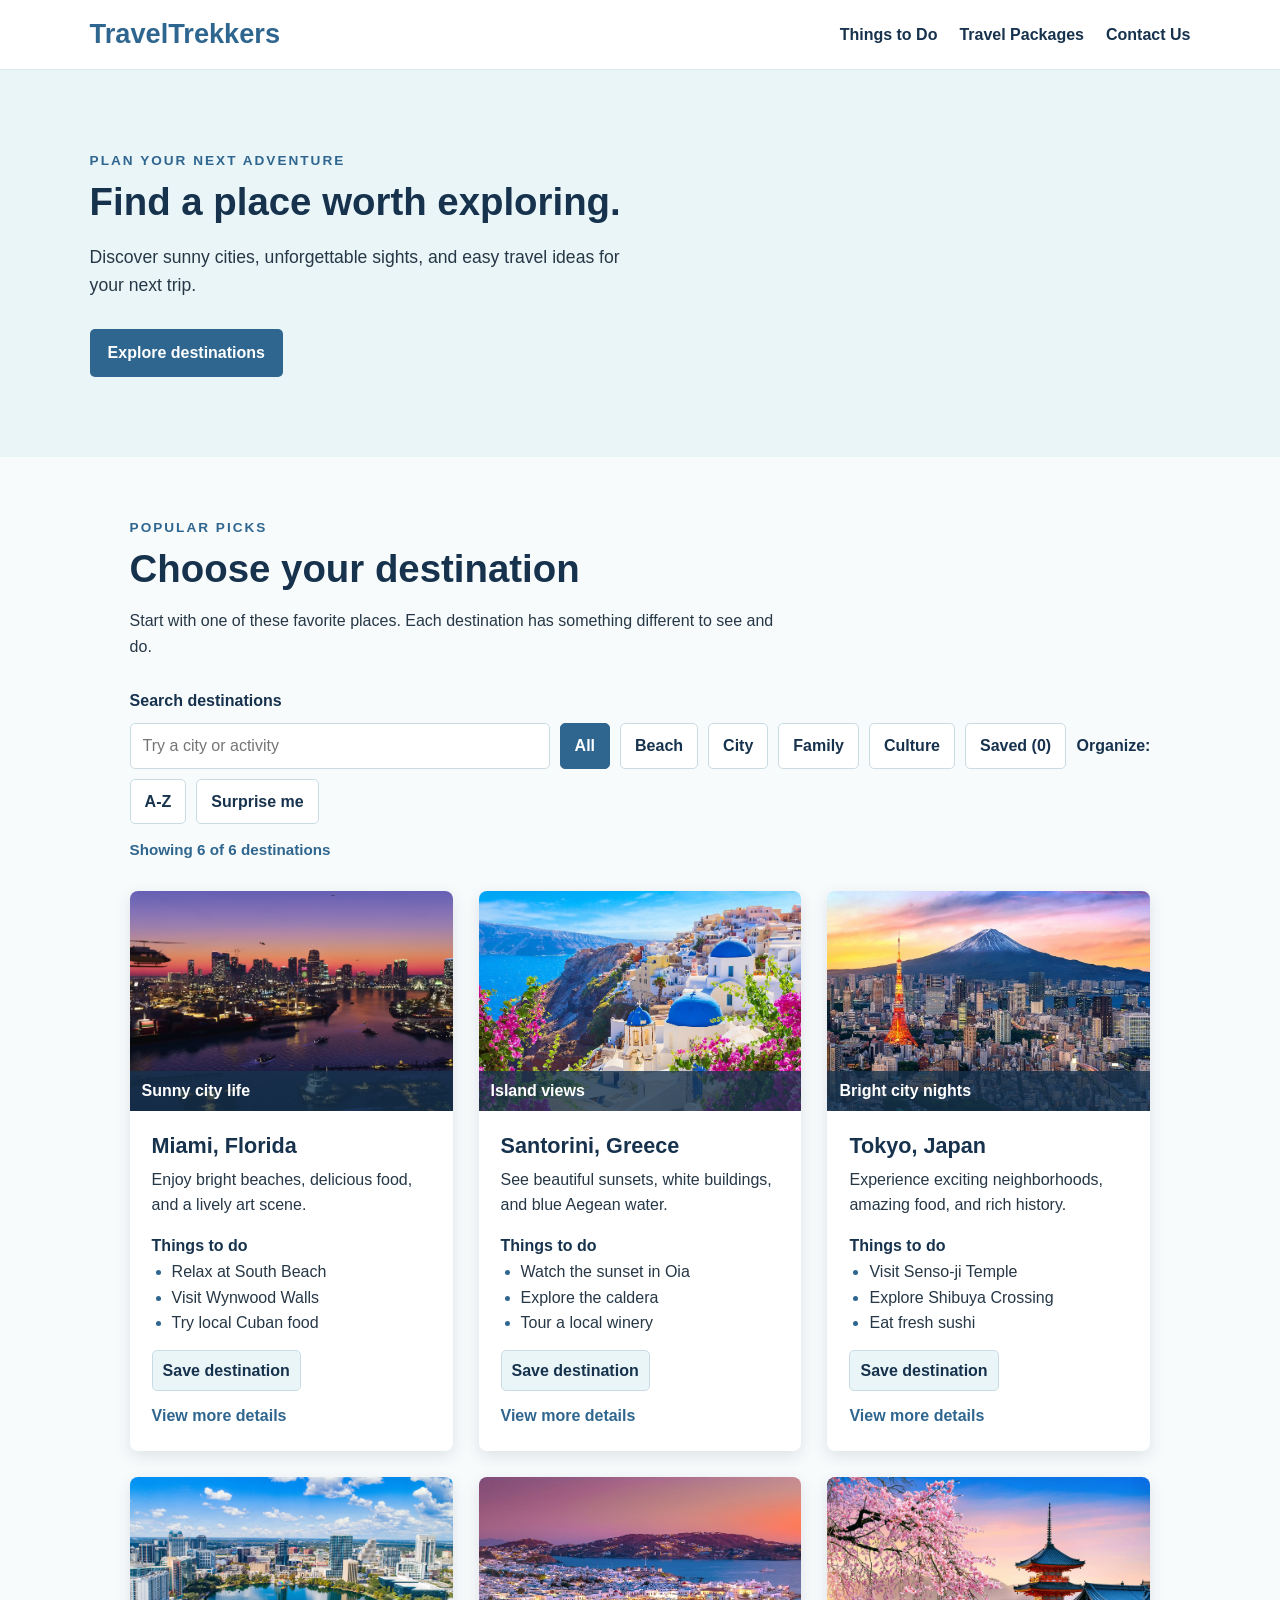
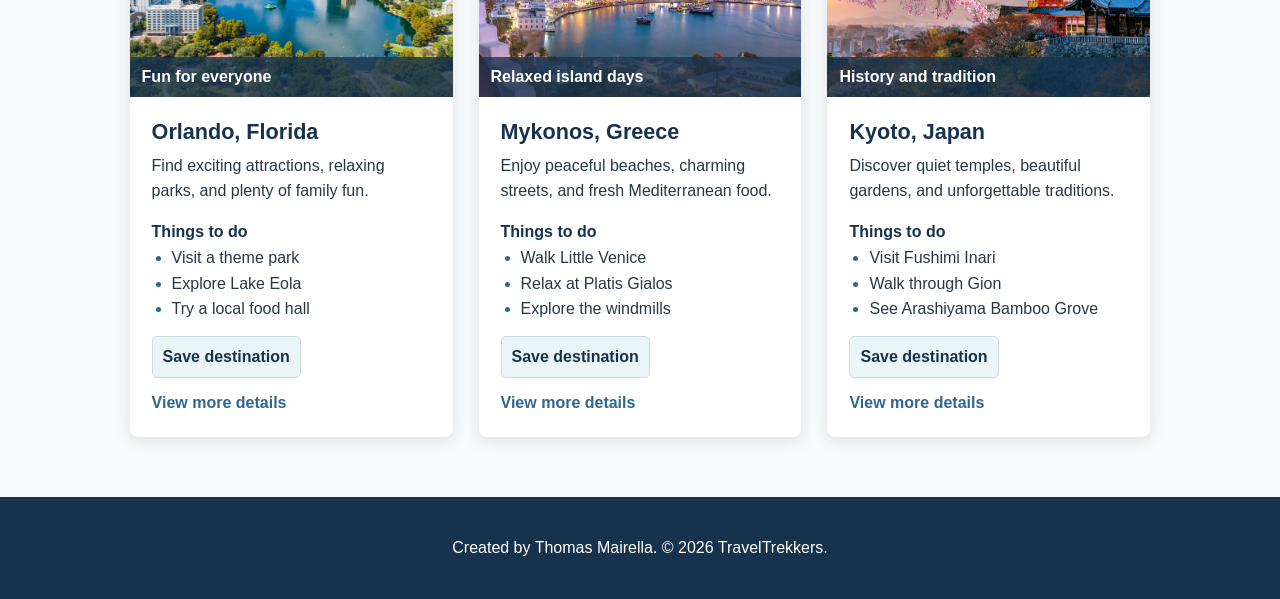
<file: index.html>
<!DOCTYPE html>
<html lang="en">
<head>
    <meta charset="UTF-8">
    <meta name="viewport" content="width=device-width, initial-scale=1.0">
    <meta name="author" content="Thomas Mairella">
    <meta name="description" content="Simple travel ideas for exploring Orlando and beyond.">
    <title>TravelTrekkers | Destinations</title>
    <link rel="stylesheet" href="css/style.css">
    <link rel="icon" type="image/svg+xml" href="images/icon.svg">
</head>
<body>
    <header>
        <h1><a href="index.html" class="home">TravelTrekkers</a></h1>
        <nav>
            <a href="pages/entertainment.html" class="navigation">Things to Do</a>
            <a href="pages/packages.html" class="navigation">Travel Packages</a>
            <a href="pages/contact.html" class="navigation">Contact Us</a>
        </nav>
    </header>

    <main>
        <section class="hero">
            <p class="eyebrow">Plan your next adventure</p>
            <h2>Find a place worth exploring.</h2>
            <p>Discover sunny cities, unforgettable sights, and easy travel ideas for your next trip.</p>
            <a class="button" href="#destinations">Explore destinations</a>
        </section>

        <section id="destinations" class="content-section">
            <p class="eyebrow">Popular picks</p>
            <h2>Choose your destination</h2>
            <p class="section-intro">Start with one of these favorite places. Each destination has something different to see and do.</p>

            <div id="gallery-tools" class="gallery-tools" aria-label="Gallery controls"></div>
            <div id="destination-grid" class="destination-grid"></div>
        </section>
    </main>

    <footer>
        <p>Created by Thomas Mairella. &copy; 2026 TravelTrekkers.</p>
    </footer>
    <script src="js/script.js"></script>
</body>
</html>
</file>
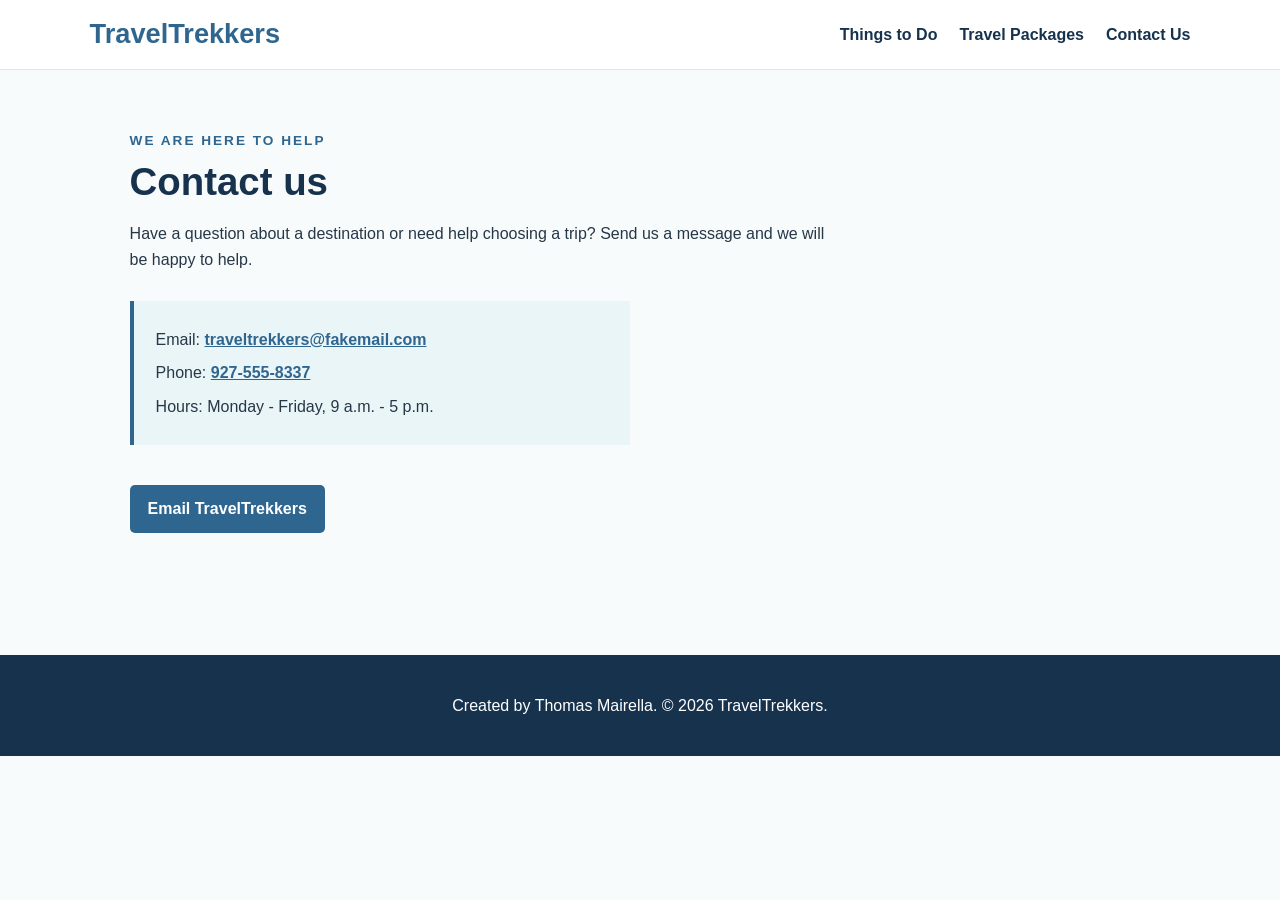
<file: pages/contact.html>
<!DOCTYPE html>
<html lang="en">
<head>
    <meta charset="UTF-8">
    <meta name="viewport" content="width=device-width, initial-scale=1.0">
    <meta name="description" content="Contact TravelTrekkers with your travel questions.">
    <title>Contact Us | TravelTrekkers</title>
    <link rel="stylesheet" href="../css/style.css">
    <link rel="icon" type="image/svg+xml" href="../images/icon.svg">
</head>
<body>
    <header>
        <h1><a href="../index.html" class="home">TravelTrekkers</a></h1>
        <nav>
            <a href="../pages/entertainment.html" class="navigation">Things to Do</a>
            <a href="../pages/packages.html" class="navigation">Travel Packages</a>
            <a href="../pages/contact.html" class="navigation">Contact Us</a>
        </nav>
    </header>
    <main class="page-content">
        <p class="eyebrow">We are here to help</p>
        <h2>Contact us</h2>
        <p>Have a question about a destination or need help choosing a trip? Send us a message and we will be happy to help.</p>
        <ul class="contact-list">
            <li>Email: <a href="mailto:traveltrekkers@fakemail.com">traveltrekkers@fakemail.com</a></li>
            <li>Phone: <a href="tel:9275558337">927-555-8337</a></li>
            <li>Hours: Monday - Friday, 9 a.m. - 5 p.m.</li>
        </ul>
        <a class="button" href="mailto:traveltrekkers@fakemail.com">Email TravelTrekkers</a>
    </main>
    <footer><p>Created by Thomas Mairella. &copy; 2026 TravelTrekkers.</p></footer>
</body>
</html>
</file>
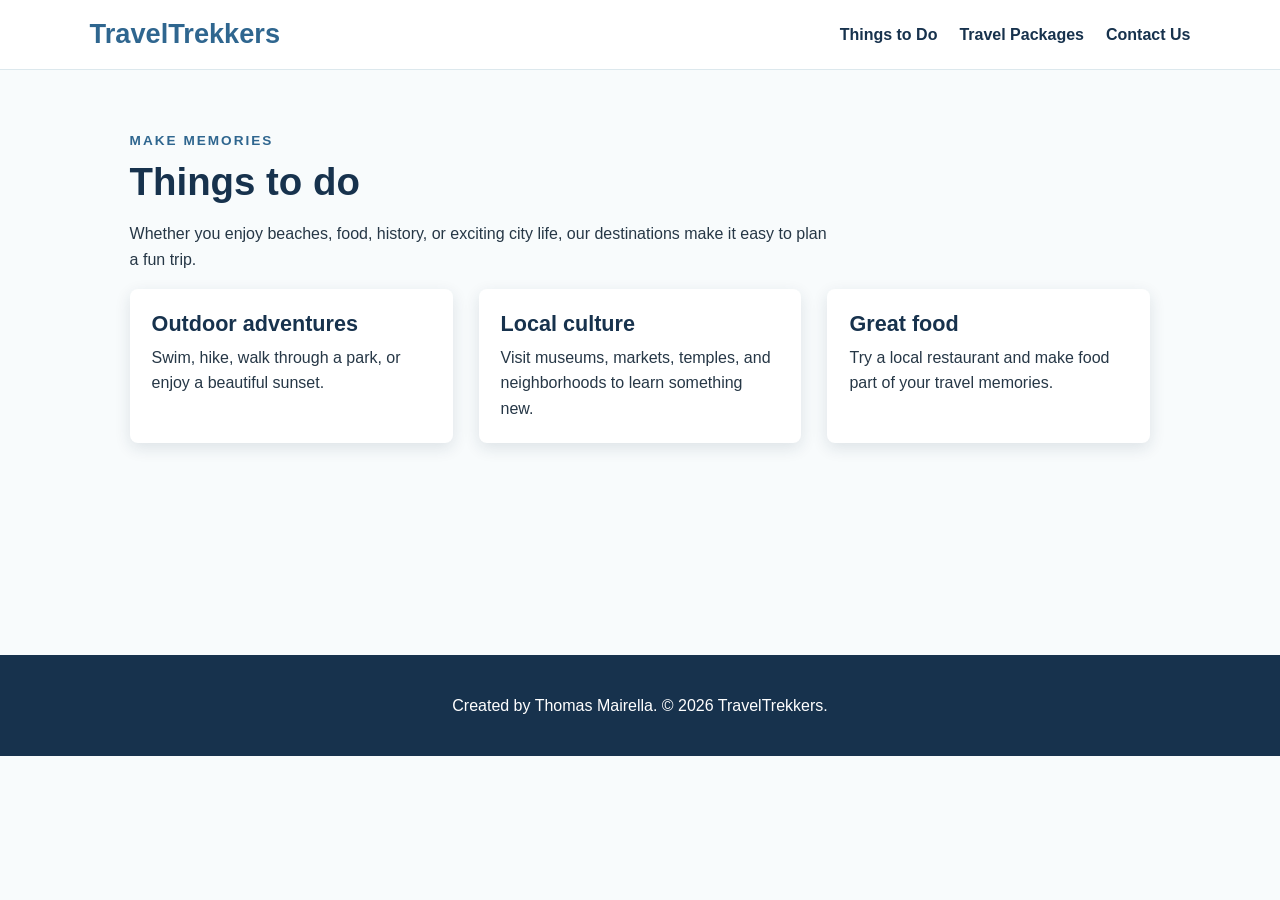
<file: pages/entertainment.html>
<!DOCTYPE html>
<html lang="en">
<head>
    <meta charset="UTF-8">
    <meta name="viewport" content="width=device-width, initial-scale=1.0">
    <title>Things to Do | TravelTrekkers</title>
    <link rel="stylesheet" href="../css/style.css">
    <link rel="icon" type="image/svg+xml" href="../images/icon.svg">
</head>
<body>
    <header>
        <h1><a href="../index.html" class="home">TravelTrekkers</a></h1>
        <nav>
            <a href="../pages/entertainment.html" class="navigation">Things to Do</a>
            <a href="../pages/packages.html" class="navigation">Travel Packages</a>
            <a href="../pages/contact.html" class="navigation">Contact Us</a>
        </nav>
    </header>
    <main class="page-content">
        <p class="eyebrow">Make memories</p>
        <h2>Things to do</h2>
        <p>Whether you enjoy beaches, food, history, or exciting city life, our destinations make it easy to plan a fun trip.</p>
        <div class="destination-grid">
            <article class="destination-card card-content"><h3>Outdoor adventures</h3><p>Swim, hike, walk through a park, or enjoy a beautiful sunset.</p></article>
            <article class="destination-card card-content"><h3>Local culture</h3><p>Visit museums, markets, temples, and neighborhoods to learn something new.</p></article>
            <article class="destination-card card-content"><h3>Great food</h3><p>Try a local restaurant and make food part of your travel memories.</p></article>
        </div>
    </main>
    <footer><p>Created by Thomas Mairella. &copy; 2026 TravelTrekkers.</p></footer>
</body>
</html>
</file>
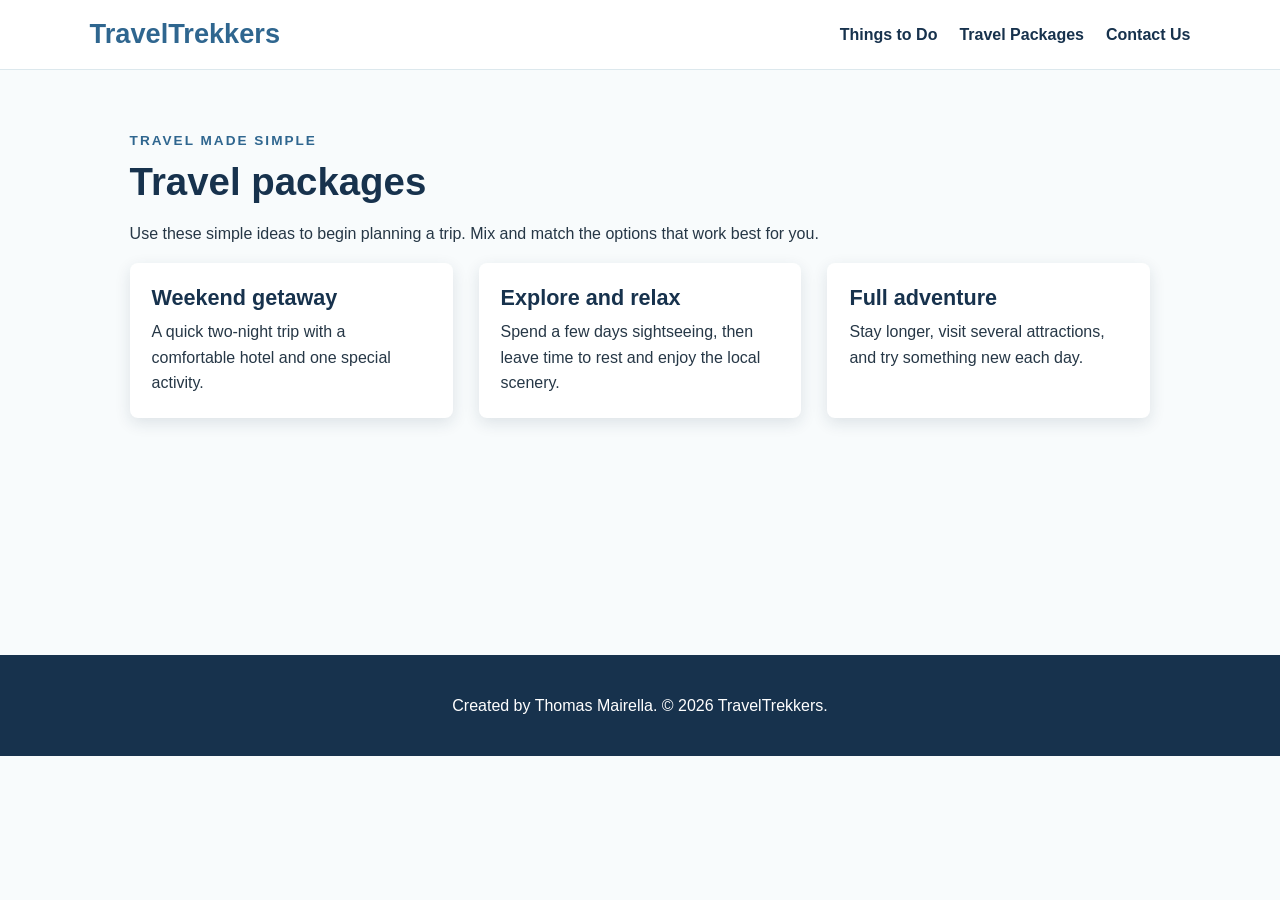
<file: pages/packages.html>
<!DOCTYPE html>
<html lang="en">
<head>
    <meta charset="UTF-8">
    <meta name="viewport" content="width=device-width, initial-scale=1.0">
    <title>Travel Packages | TravelTrekkers</title>
    <link rel="stylesheet" href="../css/style.css">
    <link rel="icon" type="image/svg+xml" href="../images/icon.svg">
</head>
<body>
    <header>
        <h1><a href="../index.html" class="home">TravelTrekkers</a></h1>
        <nav>
            <a href="../pages/entertainment.html" class="navigation">Things to Do</a>
            <a href="../pages/packages.html" class="navigation">Travel Packages</a>
            <a href="../pages/contact.html" class="navigation">Contact Us</a>
        </nav>
    </header>
    <main class="page-content">
        <p class="eyebrow">Travel made simple</p>
        <h2>Travel packages</h2>
        <p>Use these simple ideas to begin planning a trip. Mix and match the options that work best for you.</p>
        <div class="destination-grid">
            <article class="destination-card card-content"><h3>Weekend getaway</h3><p>A quick two-night trip with a comfortable hotel and one special activity.</p></article>
            <article class="destination-card card-content"><h3>Explore and relax</h3><p>Spend a few days sightseeing, then leave time to rest and enjoy the local scenery.</p></article>
            <article class="destination-card card-content"><h3>Full adventure</h3><p>Stay longer, visit several attractions, and try something new each day.</p></article>
        </div>
    </main>
    <footer><p>Created by Thomas Mairella. &copy; 2026 TravelTrekkers.</p></footer>
</body>
</html>
</file>
<file: css/style.css>
/* Simple shared styles for every page */
:root {
    --navy: #17324d;
    --blue: #2f668f;
    --sky: #eaf5f8;
    --gold: #f2b84b;
    --text: #263746;
    --white: #ffffff;
}

* {
    box-sizing: border-box;
}

body {
    margin: 0;
    background: #f8fbfc;
    color: var(--text);
    font-family: Arial, Helvetica, sans-serif;
    line-height: 1.6;
}

header {
    align-items: center;
    background: var(--white);
    border-bottom: 1px solid #dce8ed;
    display: flex;
    justify-content: space-between;
    padding: 18px 7%;
}

h1, h2, h3, h4 {
    color: var(--navy);
    line-height: 1.2;
}

h1 {
    margin: 0;
    font-size: 1.7rem;
}

h2 {
    font-size: 2.4rem;
    margin: 8px 0 12px;
}

h3 {
    font-size: 1.35rem;
    margin: 0 0 8px;
}

h4 {
    font-size: 1rem;
    margin: 18px 0 4px;
}

.home {
    color: var(--blue);
    text-decoration: none;
}

nav {
    display: flex;
    gap: 22px;
}

.navigation {
    color: var(--navy);
    font-weight: bold;
    text-decoration: none;
}

.navigation:hover,
.navigation:focus {
    color: var(--blue);
}

.hero {
    background: var(--sky);
    padding: 80px 7%;
}

.hero p:not(.eyebrow) {
    font-size: 1.1rem;
    max-width: 560px;
}

.eyebrow {
    color: var(--blue);
    font-size: .85rem;
    font-weight: bold;
    letter-spacing: 2px;
    margin: 0;
    text-transform: uppercase;
}

.button {
    background: var(--blue);
    border-radius: 5px;
    color: var(--white);
    display: inline-block;
    font-weight: bold;
    margin-top: 12px;
    padding: 11px 18px;
    text-decoration: none;
}

.button:hover,
.button:focus {
    background: var(--navy);
}

.content-section,
.page-content {
    margin: 0 auto;
    max-width: 1200px;
    padding: 60px 7%;
}

.section-intro {
    margin-bottom: 28px;
    max-width: 650px;
}

.gallery-tools {
    align-items: center;
    display: flex;
    flex-wrap: wrap;
    gap: 10px;
    margin-bottom: 28px;
}

.search-label {
    color: var(--navy);
    font-weight: bold;
    width: 100%;
}

.search-input {
    border: 1px solid #c9dce4;
    border-radius: 5px;
    color: var(--text);
    font: inherit;
    max-width: 420px;
    padding: 9px 12px;
    width: 100%;
}

.search-input:focus {
    border-color: var(--blue);
    outline: 2px solid rgba(47, 102, 143, .2);
}

.filter-button,
.sort-button {
    background: var(--white);
    border: 1px solid #c9dce4;
    border-radius: 5px;
    color: var(--navy);
    cursor: pointer;
    font: inherit;
    font-weight: bold;
    padding: 9px 14px;
}

.filter-button:hover,
.filter-button:focus,
.sort-button:hover,
.sort-button:focus,
.filter-button.active {
    background: var(--blue);
    border-color: var(--blue);
    color: var(--white);
}

.filter-button[aria-pressed="true"] {
    background: var(--blue);
    border-color: var(--blue);
    color: var(--white);
}

.sort-button:disabled {
    cursor: not-allowed;
    opacity: .55;
}

.sort-label {
    color: var(--navy);
    font-weight: bold;
    margin-left: auto;
}

.result-count {
    color: var(--blue);
    font-size: .95rem;
    font-weight: bold;
    margin: 4px 0 0;
    width: 100%;
}

.destination-grid {
    display: grid;
    gap: 26px;
    grid-template-columns: repeat(3, 1fr);
}

.destination-card {
    background: var(--white);
    border-radius: 8px;
    box-shadow: 0 5px 16px rgba(23, 50, 77, .12);
    overflow: hidden;
    transition: transform .2s ease, box-shadow .2s ease;
}

.destination-card:hover {
    box-shadow: 0 9px 22px rgba(23, 50, 77, .2);
    transform: translateY(-6px);
}

.image-wrap {
    height: 220px;
    overflow: hidden;
    position: relative;
}

.image-wrap img {
    height: 100%;
    object-fit: cover;
    transition: transform .3s ease;
    width: 100%;
}

.destination-card:hover img {
    transform: scale(1.06);
}

.image-overlay {
    background: rgba(23, 50, 77, .78);
    bottom: 0;
    color: var(--white);
    font-weight: bold;
    left: 0;
    padding: 7px 12px;
    position: absolute;
    width: 100%;
}

.card-content {
    padding: 22px;
}

.card-content p {
    margin: 0;
}

.card-content ul {
    margin: 0;
    padding-left: 20px;
}

.card-content li::marker {
    color: var(--blue);
}

.details-button {
    background: none;
    border: 0;
    color: var(--blue);
    cursor: pointer;
    font: inherit;
    font-weight: bold;
    margin-top: 12px;
    padding: 0;
}

.details-button:hover,
.details-button:focus {
    color: var(--navy);
    text-decoration: underline;
}

.save-button {
    background: var(--sky);
    border: 1px solid #c9dce4;
    border-radius: 5px;
    color: var(--navy);
    cursor: pointer;
    font: inherit;
    font-weight: bold;
    margin: 14px 12px 0 0;
    padding: 7px 10px;
}

.save-button:hover,
.save-button:focus,
.save-button[aria-pressed="true"] {
    background: var(--blue);
    border-color: var(--blue);
    color: var(--white);
}

.destination-dialog {
    border: 0;
    border-radius: 8px;
    box-shadow: 0 8px 30px rgba(23, 50, 77, .25);
    color: var(--text);
    max-width: 430px;
    padding: 28px;
    width: calc(100% - 32px);
}

.destination-dialog::backdrop {
    background: rgba(23, 50, 77, .55);
}

.dialog-close {
    background: var(--blue);
    border: 0;
    border-radius: 5px;
    color: var(--white);
    cursor: pointer;
    font: inherit;
    font-weight: bold;
    margin-top: 16px;
    padding: 9px 14px;
}

.empty-message {
    grid-column: 1 / -1;
}

.page-content {
    min-height: 65vh;
}

.page-content p {
    max-width: 700px;
}

.contact-list {
    background: var(--sky);
    border-left: 4px solid var(--blue);
    list-style: none;
    margin: 28px 0;
    max-width: 500px;
    padding: 18px 22px;
}

.contact-list li {
    margin: 8px 0;
}

.contact-list a {
    color: var(--blue);
    font-weight: bold;
}

footer {
    background: var(--navy);
    color: var(--white);
    padding: 22px 7%;
    text-align: center;
}

@media (max-width: 800px) {
    header {
        align-items: flex-start;
        flex-direction: column;
        gap: 15px;
    }

    nav {
        flex-wrap: wrap;
        gap: 12px 18px;
    }

    .destination-grid {
        grid-template-columns: 1fr;
    }

    .sort-label {
        margin-left: 0;
        width: 100%;
    }

    h2 {
        font-size: 2rem;
    }
}
</file>
